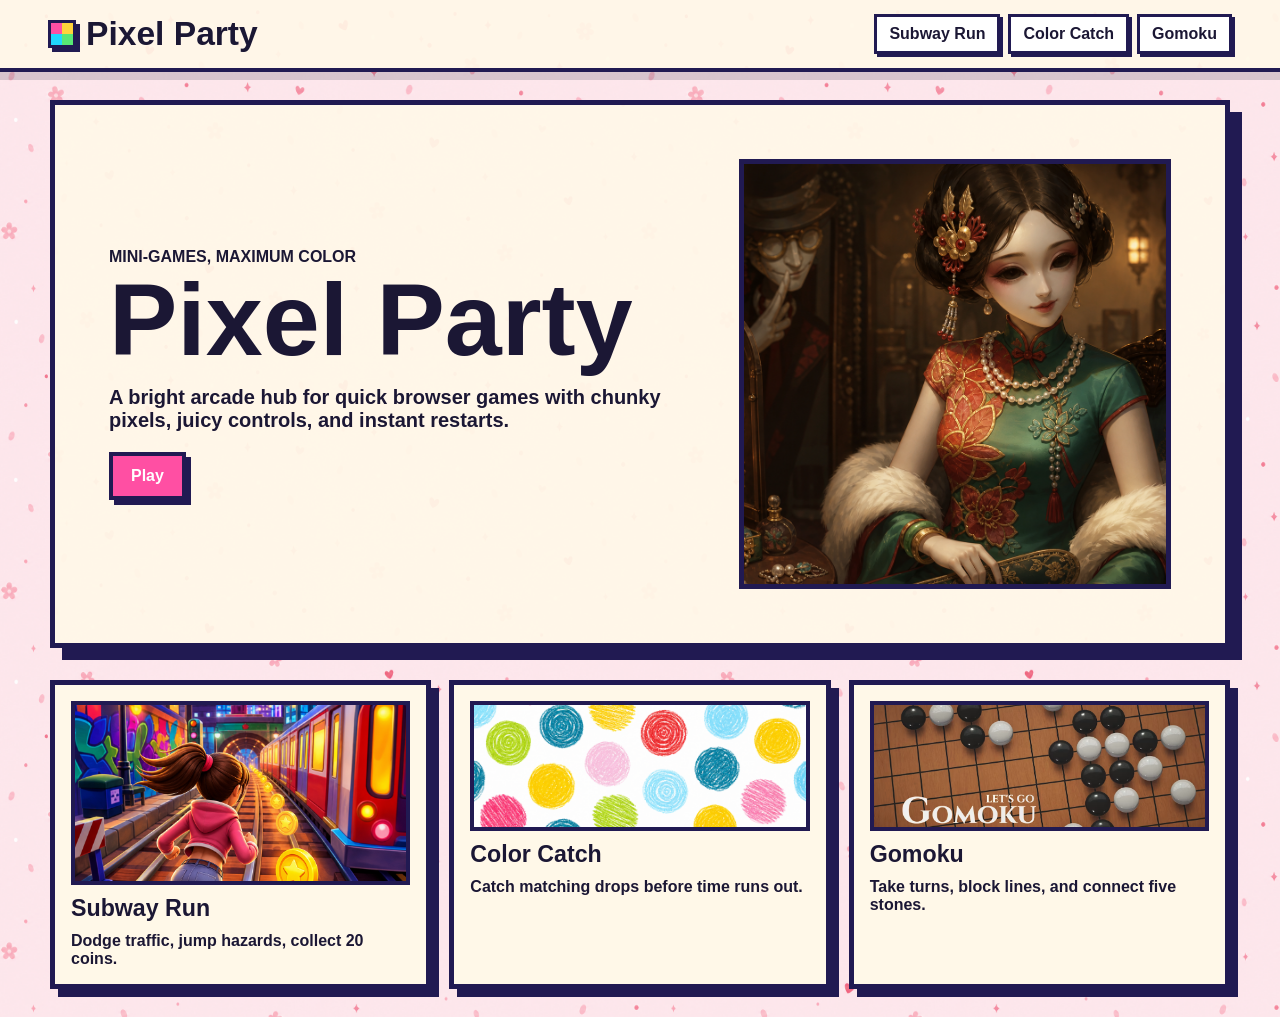
<file: index.html>
<!DOCTYPE html>
<html lang="en">
<head>
  <meta charset="UTF-8">
  <meta name="viewport" content="width=device-width, initial-scale=1.0">
  <title>Pixel Party</title>
  <link rel="stylesheet" href="style.css">
</head>
<body class="home-page">
  <header class="site-header">
    <a class="brand" href="index.html" aria-label="Pixel Party home">
      <span class="brand-mark"></span>
      Pixel Party
    </a>
    <nav>
      <a href="subway-run.html">Subway Run</a>
      <a href="color-catch.html">Color Catch</a>
      <a href="neon-pong.html">Gomoku</a>
    </nav>
  </header>

  <main class="home-shell">
    <section class="hero">
      <div>
        <p class="kicker">Mini-games, maximum color</p>
        <h1>Pixel Party</h1>
        <p class="hero-copy">A bright arcade hub for quick browser games with chunky pixels, juicy controls, and instant restarts.</p>
        <a class="primary-action" href="#games">Play</a>
      </div>
      <div class="pixel-stage subway-cover-stage" aria-label="Subway Run cover art"></div>
    </section>

    <section id="games" class="game-grid" aria-label="Choose a game">
      <a class="game-card featured" href="subway-run.html">
        <span class="game-art subway-art"></span>
        <span class="game-name">Subway Run</span>
        <span class="game-meta">Dodge traffic, jump hazards, collect 20 coins.</span>
      </a>
      <a class="game-card" href="color-catch.html">
        <span class="game-art catch-art"></span>
        <span class="game-name">Color Catch</span>
        <span class="game-meta">Catch matching drops before time runs out.</span>
      </a>
      <a class="game-card" href="neon-pong.html">
        <span class="game-art tic-art"></span>
        <span class="game-name">Gomoku</span>
        <span class="game-meta">Take turns, block lines, and connect five stones.</span>
      </a>
    </section>
  </main>
</body>
</html>
</file>
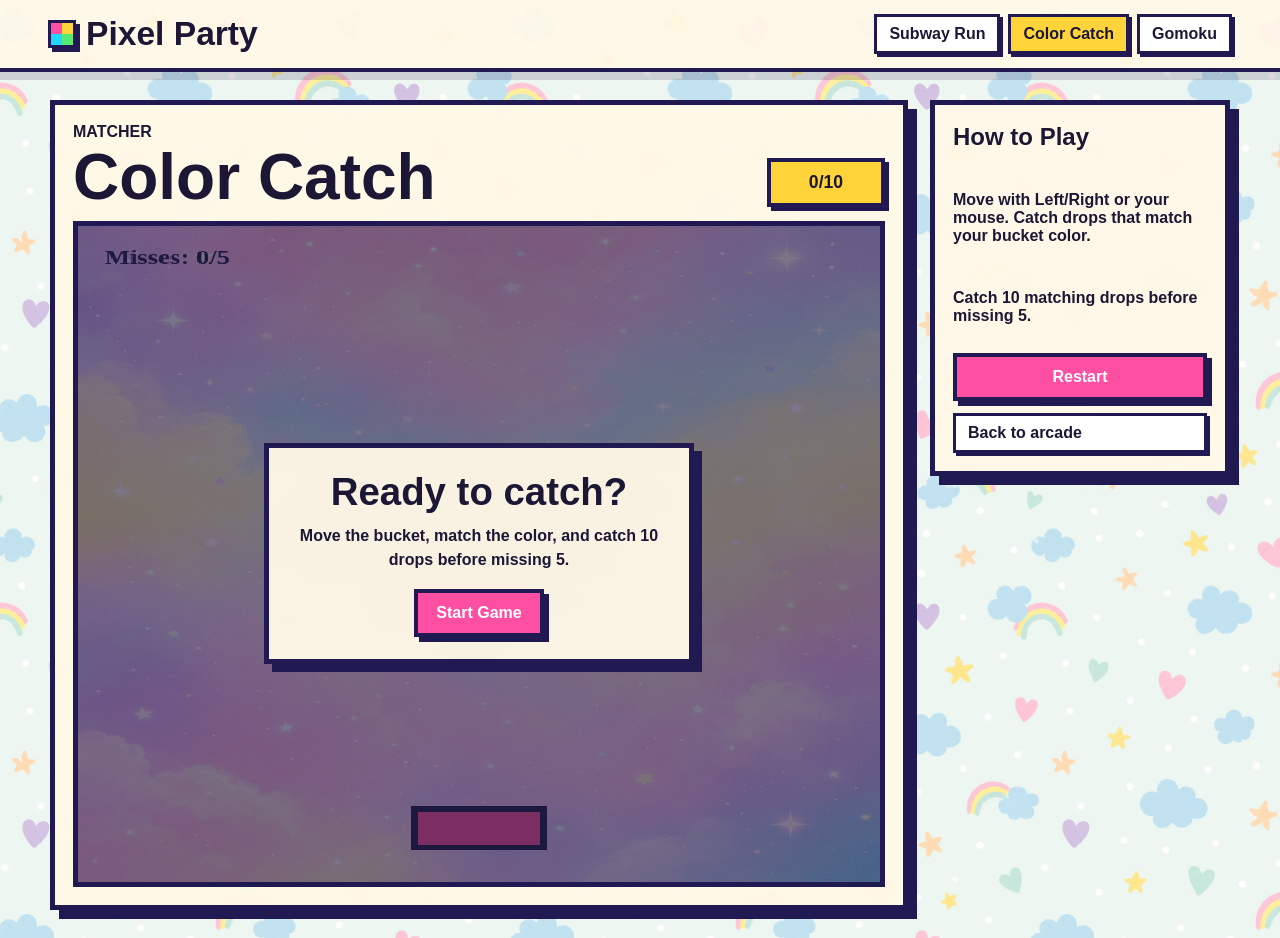
<file: color-catch.html>
<!DOCTYPE html>
<html lang="en">
<head>
  <meta charset="UTF-8">
  <meta name="viewport" content="width=device-width, initial-scale=1.0">
  <title>Color Catch | Pixel Party</title>
  <link rel="stylesheet" href="style.css">
</head>
<body class="color-catch-page">
  <header class="site-header">
    <a class="brand" href="index.html"><span class="brand-mark"></span>Pixel Party</a>
    <nav>
      <a href="subway-run.html">Subway Run</a>
      <a class="active" href="color-catch.html">Color Catch</a>
      <a href="neon-pong.html">Gomoku</a>
    </nav>
  </header>
  <main class="play-layout">
    <section class="game-panel">
      <div class="game-topline">
        <div><p class="kicker">Matcher</p><h1>Color Catch</h1></div>
        <div class="score-pill"><span id="catchScore">0</span>/10</div>
      </div>
      <div class="canvas-stage">
        <canvas id="catchCanvas" width="720" height="720" aria-label="Color Catch game canvas"></canvas>
        <div id="catchStartOverlay" class="start-overlay">
          <div class="start-panel">
            <h2>Ready to catch?</h2>
            <p>Move the bucket, match the color, and catch 10 drops before missing 5.</p>
            <button id="catchStart" class="primary-action" type="button">Start Game</button>
          </div>
        </div>
      </div>
    </section>
    <aside class="side-panel">
      <h2>How to Play</h2>
      <p>Move with Left/Right or your mouse. Catch drops that match your bucket color.</p>
      <p>Catch 10 matching drops before missing 5.</p>
      <button id="catchRestart" class="primary-action" type="button">Restart</button>
      <a class="text-link" href="index.html">Back to arcade</a>
    </aside>
  </main>
  <script src="color-catch.js"></script>
</body>
</html>
</file>
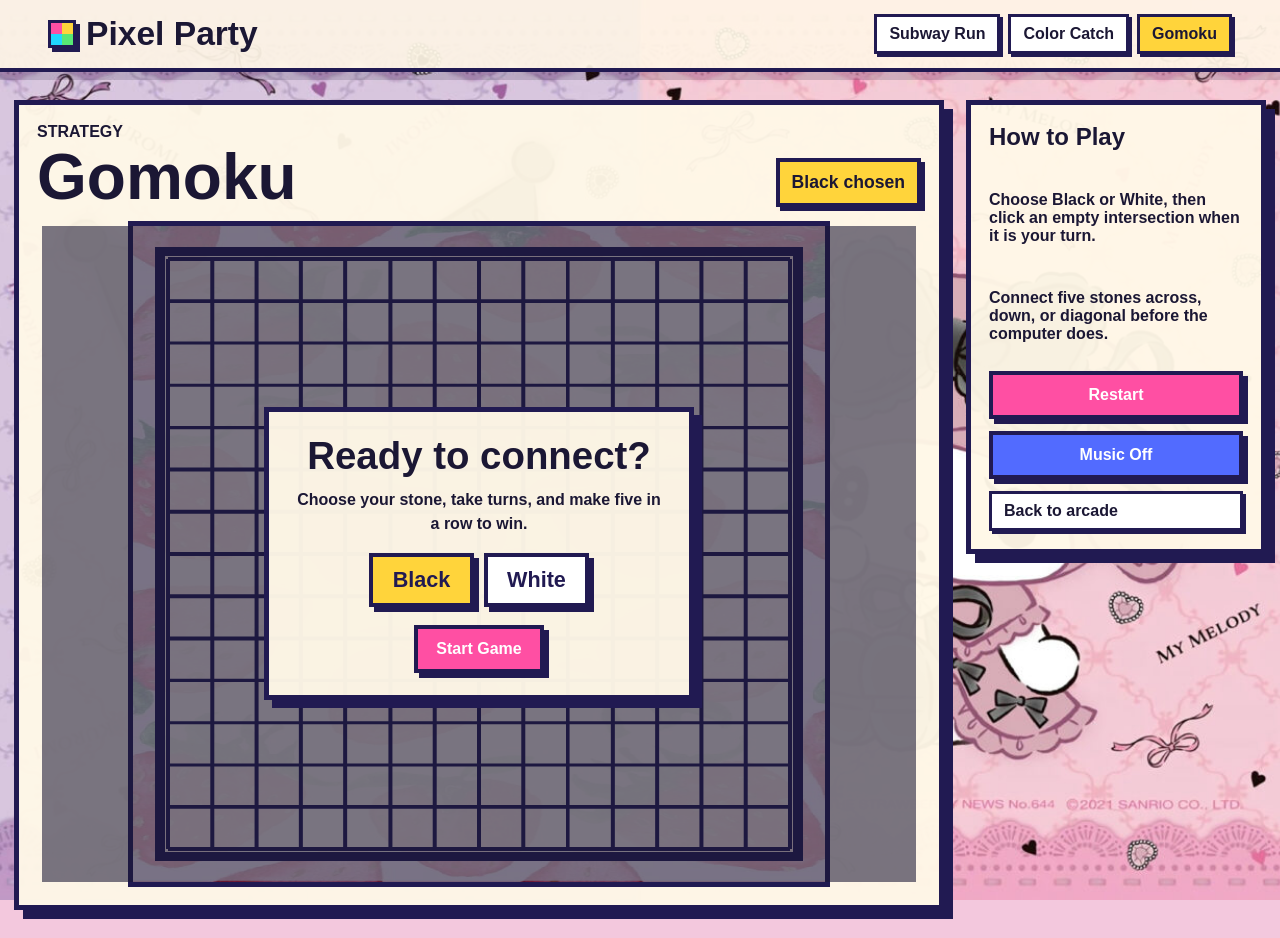
<file: neon-pong.html>
<!DOCTYPE html>
<html lang="en">
<head>
  <meta charset="UTF-8">
  <meta name="viewport" content="width=device-width, initial-scale=1.0">
  <title>Gomoku | Pixel Party</title>
  <link rel="stylesheet" href="style.css">
</head>
<body class="tic-tac-toe-page">
  <header class="site-header">
    <a class="brand" href="index.html"><span class="brand-mark"></span>Pixel Party</a>
    <nav>
      <a href="subway-run.html">Subway Run</a>
      <a href="color-catch.html">Color Catch</a>
      <a class="active" href="neon-pong.html">Gomoku</a>
    </nav>
  </header>
  <main class="play-layout">
    <section class="game-panel">
      <div class="game-topline">
        <div><p class="kicker">Strategy</p><h1>Gomoku</h1></div>
        <div class="score-pill"><span id="ticStatus">Black turn</span></div>
      </div>
      <div class="canvas-stage">
        <canvas id="ticCanvas" width="720" height="720" aria-label="Gomoku game canvas"></canvas>
        <div id="ticStartOverlay" class="start-overlay">
          <div class="start-panel">
            <h2>Ready to connect?</h2>
            <p>Choose your stone, take turns, and make five in a row to win.</p>
            <div class="mark-picker" aria-label="Choose your stone">
              <button id="chooseX" class="mark-choice active" type="button">Black</button>
              <button id="chooseO" class="mark-choice" type="button">White</button>
            </div>
            <button id="ticStart" class="primary-action" type="button">Start Game</button>
          </div>
        </div>
      </div>
    </section>
    <aside class="side-panel">
      <h2>How to Play</h2>
      <p>Choose Black or White, then click an empty intersection when it is your turn.</p>
      <p>Connect five stones across, down, or diagonal before the computer does.</p>
      <button id="ticRestart" class="primary-action" type="button">Restart</button>
      <button id="musicToggle" class="primary-action music-toggle" type="button" aria-pressed="false">Music Off</button>
      <a class="text-link" href="index.html">Back to arcade</a>
    </aside>
  </main>
  <script src="neon-pong.js"></script>
</body>
</html>
</file>
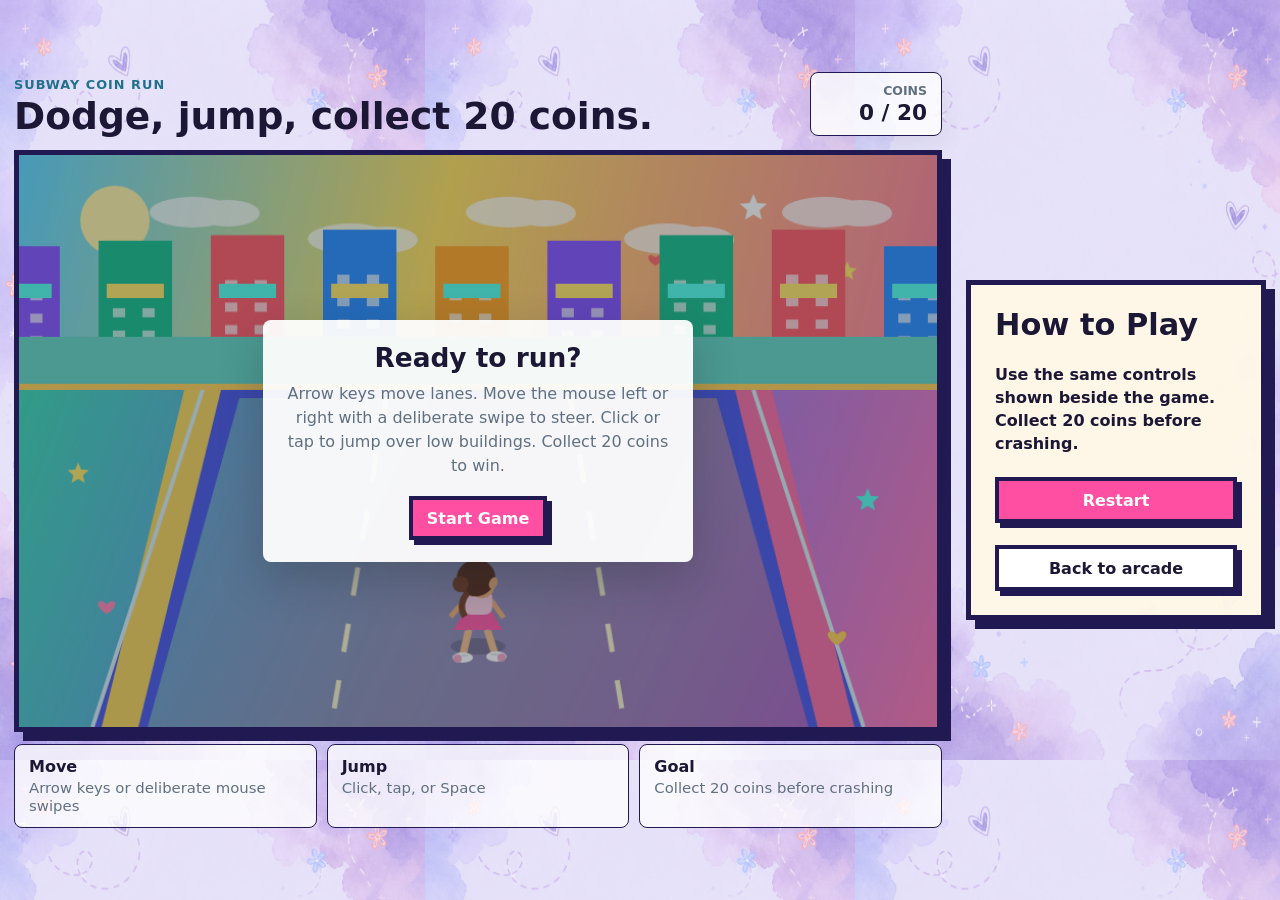
<file: subway-run.html>
<!DOCTYPE html>
<html lang="en">
<head>
  <meta charset="UTF-8">
  <meta name="viewport" content="width=device-width, initial-scale=1.0">
  <title>Subway Coin Run</title>
  <link rel="stylesheet" href="styles.css">
</head>
<body>
  <div class="page-layout">
    <main class="game-shell">
      <section class="topbar" aria-label="Game status">
        <div>
          <p class="eyebrow">Subway Coin Run</p>
          <h1>Dodge, jump, collect 20 coins.</h1>
        </div>
        <div class="scoreboard">
          <span>Coins</span>
          <strong id="coinCount">0 / 20</strong>
        </div>
      </section>

      <section class="canvas-wrap">
        <canvas id="gameCanvas" width="900" height="560" aria-label="Playable subway runner game"></canvas>
        <div id="overlay" class="overlay">
          <div class="overlay-panel">
            <h2 id="overlayTitle">Ready to run?</h2>
            <p id="overlayText">Arrow keys move lanes. Move the mouse left or right with a deliberate swipe to steer. Click or tap to jump over low buildings. Collect 20 coins to win.</p>
            <button id="restartButton" type="button">Start Game</button>
          </div>
        </div>
      </section>

      <section class="instructions" aria-label="Controls">
        <div><strong>Move</strong><span>Arrow keys or deliberate mouse swipes</span></div>
        <div><strong>Jump</strong><span>Click, tap, or Space</span></div>
        <div><strong>Goal</strong><span>Collect 20 coins before crashing</span></div>
      </section>
    </main>

    <aside class="arcade-panel" aria-label="Subway Run actions">
      <h2>How to Play</h2>
      <p>Use the same controls shown beside the game. Collect 20 coins before crashing.</p>
      <button type="button" onclick="document.getElementById('restartButton').click()">Restart</button>
      <a class="back-link" href="index.html">Back to arcade</a>
    </aside>
  </div>

  <script src="game.js"></script>
</body>
</html>
</file>
<file: style.css>
:root {
  --ink: #1b1734;
  --panel: #fff8e8;
  --line: #211a52;
  --pink: #ff4fa3;
  --yellow: #ffd43b;
  --cyan: #20d7ff;
  --green: #58e875;
  --orange: #ff8d2b;
  --blue: #526bff;
  font-family: "Trebuchet MS", "Segoe UI", Arial, sans-serif;
}

* {
  box-sizing: border-box;
}

html {
  scroll-behavior: smooth;
}

body {
  min-height: 100vh;
  margin: 0;
  color: var(--ink);
  background:
    linear-gradient(90deg, rgba(255,255,255,.12) 1px, transparent 1px),
    linear-gradient(rgba(255,255,255,.12) 1px, transparent 1px),
    linear-gradient(135deg, #ff4fa3 0%, #ffd43b 27%, #20d7ff 58%, #58e875 100%);
  background-size: 24px 24px, 24px 24px, auto;
}

body.home-page {
  background: #ffe7ee url("assets/home-page-bg.png") center top / 640px 360px repeat;
}

body.color-catch-page {
  background: #eafaf5 url("assets/color-catch-page-bg.png") center top / 520px 520px repeat;
}

body.tic-tac-toe-page {
  background: #f3c8dd url("assets/tic-tac-toe-outer-bg.png") center center / cover fixed no-repeat;
}

a {
  color: inherit;
}

.site-header {
  position: sticky;
  top: 0;
  z-index: 5;
  display: flex;
  align-items: center;
  justify-content: space-between;
  gap: 18px;
  padding: 14px clamp(16px, 4vw, 48px);
  background: rgba(255, 248, 232, .92);
  border-bottom: 4px solid var(--line);
  box-shadow: 0 8px 0 rgba(27, 23, 52, .16);
}

.brand {
  display: inline-flex;
  align-items: center;
  gap: 10px;
  font-size: clamp(1.35rem, 4vw, 2.1rem);
  font-weight: 900;
  text-decoration: none;
  letter-spacing: 0;
}

.brand-mark {
  width: 28px;
  height: 28px;
  display: inline-block;
  background:
    linear-gradient(90deg, var(--pink) 50%, var(--yellow) 0) top / 100% 50% no-repeat,
    linear-gradient(90deg, var(--cyan) 50%, var(--green) 0) bottom / 100% 50% no-repeat;
  border: 3px solid var(--line);
  box-shadow: 4px 4px 0 var(--line);
}

nav {
  display: flex;
  flex-wrap: wrap;
  justify-content: flex-end;
  gap: 8px;
}

nav a,
.text-link {
  padding: 8px 12px;
  border: 3px solid var(--line);
  background: #fff;
  box-shadow: 3px 3px 0 var(--line);
  font-weight: 800;
  text-decoration: none;
}

nav a.active,
nav a:hover {
  background: var(--yellow);
}

.home-shell,
.play-layout {
  width: min(1180px, calc(100% - 28px));
  margin: 28px auto;
}

.hero {
  min-height: 58vh;
  display: grid;
  grid-template-columns: minmax(0, 1fr) minmax(280px, .72fr);
  align-items: center;
  gap: 30px;
  padding: clamp(24px, 5vw, 54px);
  border: 5px solid var(--line);
  background: rgba(255, 248, 232, .94);
  box-shadow: 12px 12px 0 var(--line);
}

.kicker {
  margin: 0 0 8px;
  font-weight: 900;
  text-transform: uppercase;
}

h1 {
  margin: 0;
  font-size: clamp(2.35rem, 8vw, 6.8rem);
  line-height: .9;
}

h2 {
  margin: 0 0 12px;
}

.hero-copy {
  max-width: 560px;
  font-size: clamp(1rem, 2.5vw, 1.25rem);
  font-weight: 700;
}

.primary-action,
button {
  display: inline-flex;
  align-items: center;
  justify-content: center;
  min-height: 46px;
  padding: 11px 18px;
  border: 4px solid var(--line);
  background: var(--pink);
  color: #fff;
  box-shadow: 5px 5px 0 var(--line);
  cursor: pointer;
  font: inherit;
  font-weight: 900;
  text-decoration: none;
}

button:active,
.primary-action:active {
  transform: translate(3px, 3px);
  box-shadow: 2px 2px 0 var(--line);
}

.pixel-stage {
  min-height: 360px;
  position: relative;
  overflow: hidden;
  border: 5px solid var(--line);
  background:
    radial-gradient(circle at 24% 18%, #fff 0 8%, transparent 9%),
    linear-gradient(135deg, #526bff, #20d7ff 45%, #58e875);
}

.subway-cover-stage {
  min-height: 430px;
  background: url("assets/hero-portrait-cover.png") center center / cover no-repeat;
}

.tile,
.coin-burst {
  position: absolute;
  border: 4px solid var(--line);
  box-shadow: 6px 6px 0 var(--line);
}

.tile-a { width: 86px; height: 86px; left: 38px; top: 42px; background: var(--yellow); }
.tile-b { width: 122px; height: 62px; right: 36px; top: 94px; background: var(--pink); }
.tile-c { width: 78px; height: 132px; left: 42%; bottom: 26px; background: var(--orange); }
.tile-d { width: 120px; height: 120px; right: 22%; bottom: 86px; background: var(--green); }
.coin-burst { width: 64px; height: 64px; border-radius: 50%; left: 20%; bottom: 72px; background: var(--yellow); }

.game-grid {
  scroll-margin-top: 110px;
  display: grid;
  grid-template-columns: repeat(3, minmax(0, 1fr));
  gap: 18px;
  margin-top: 32px;
}

.game-card {
  min-height: 250px;
  display: flex;
  flex-direction: column;
  gap: 10px;
  padding: 16px;
  border: 5px solid var(--line);
  background: var(--panel);
  box-shadow: 8px 8px 0 var(--line);
  text-decoration: none;
}

.game-card:hover {
  transform: translateY(-4px);
}

.game-art {
  min-height: 130px;
  border: 4px solid var(--line);
}

.subway-art {
  min-height: 184px;
  background: url("assets/subway-run-cover.png") center 38% / cover no-repeat;
}

.catch-art {
  background: #fff url("assets/color-catch-cover.png") center center / cover no-repeat;
}

.tic-art {
  background: #9b6036 url("assets/gomoku-cover.png") center center / cover no-repeat;
}

.game-name {
  font-size: 1.45rem;
  font-weight: 900;
}

.game-meta {
  font-weight: 700;
}

.play-layout {
  display: grid;
  grid-template-columns: minmax(0, 1fr) 300px;
  align-items: start;
  gap: 22px;
}

.game-panel,
.side-panel {
  border: 5px solid var(--line);
  background: rgba(255, 248, 232, .96);
  box-shadow: 9px 9px 0 var(--line);
  padding: 18px;
}

.game-topline {
  display: flex;
  align-items: end;
  justify-content: space-between;
  gap: 12px;
  margin-bottom: 14px;
}

.game-topline h1 {
  font-size: clamp(2rem, 6vw, 4rem);
}

.score-pill {
  min-width: 118px;
  padding: 10px 12px;
  border: 4px solid var(--line);
  background: var(--yellow);
  box-shadow: 4px 4px 0 var(--line);
  font-size: 1.1rem;
  font-weight: 900;
  text-align: center;
}

canvas {
  width: 100%;
  max-height: 74vh;
  display: block;
  background: #35b7ff;
  border: 5px solid var(--line);
  image-rendering: pixelated;
  touch-action: none;
}

body.tic-tac-toe-page .play-layout {
  width: min(1340px, calc(100% - 28px));
}

body.tic-tac-toe-page canvas {
  width: min(100%, 78vh);
  height: auto;
  aspect-ratio: 1 / 1;
  margin: 0 auto;
}

.canvas-stage {
  position: relative;
}

.start-overlay {
  position: absolute;
  inset: 5px;
  display: grid;
  place-items: center;
  padding: 18px;
  background: rgba(27, 23, 52, .58);
}

.start-overlay.hidden {
  display: none;
}

.start-panel {
  width: min(430px, 100%);
  padding: 22px;
  border: 5px solid var(--line);
  background: rgba(255, 248, 232, .96);
  box-shadow: 8px 8px 0 var(--line);
  text-align: center;
}

.start-panel h2 {
  margin: 0 0 10px;
  font-size: clamp(1.6rem, 5vw, 2.4rem);
}

.start-panel p {
  margin: 0 0 18px;
  font-weight: 800;
  line-height: 1.45;
}

.mark-picker {
  display: grid;
  grid-template-columns: repeat(2, minmax(0, 1fr));
  gap: 10px;
  margin: 0 auto 18px;
  max-width: 220px;
}

.mark-choice {
  min-height: 54px;
  padding: 8px;
  background: #fff;
  color: var(--line);
  font-size: 1.35rem;
}

.mark-choice.active {
  background: var(--yellow);
}

.music-toggle {
  background: var(--blue);
}

.side-panel {
  position: sticky;
  top: 92px;
  display: grid;
  gap: 12px;
  font-weight: 800;
}

.mobile-controls {
  display: none;
  grid-template-columns: repeat(3, 1fr);
  gap: 10px;
  margin-top: 12px;
}

.mobile-controls button {
  min-width: 0;
  padding-inline: 8px;
}

@media (max-width: 850px) {
  .site-header,
  .game-topline {
    align-items: flex-start;
    flex-direction: column;
  }

  nav {
    justify-content: flex-start;
  }

  .hero,
  .play-layout,
  .game-grid {
    grid-template-columns: 1fr;
  }

  .side-panel {
    position: static;
  }

  .mobile-controls {
    display: grid;
  }
}

@media (max-width: 520px) {
  .home-shell,
  .play-layout {
    width: min(100% - 16px, 1180px);
    margin-top: 16px;
  }

  .hero,
  .game-panel,
  .side-panel,
  .game-card {
    box-shadow: 5px 5px 0 var(--line);
  }

  nav a {
    padding: 7px 9px;
  }
}
</file>
<file: styles.css>
:root {
  color-scheme: light;
  --ink: #1b1734;
  --muted: #617080;
  --panel: #fff8e8;
  --line: #211a52;
  --pink: #ff4fa3;
  --track: #52616d;
  --accent: #f6bd16;
  --danger: #d64c45;
  --sky: #78d5ff;
}

* {
  box-sizing: border-box;
}

body {
  margin: 0;
  min-height: 100vh;
  background: #dedcf8 url("assets/subway-page-bg.png") center top / 430px 760px repeat;
  color: var(--ink);
  font-family: Inter, ui-sans-serif, system-ui, -apple-system, BlinkMacSystemFont, "Segoe UI", sans-serif;
}

.page-layout {
  width: min(1320px, calc(100vw - 28px));
  min-height: 100vh;
  display: grid;
  grid-template-columns: minmax(0, 1fr) 300px;
  align-items: center;
  gap: 24px;
  margin: 0 auto;
  padding: 22px 0;
}

.game-shell {
  width: 100%;
}

.topbar {
  display: flex;
  justify-content: space-between;
  align-items: end;
  gap: 18px;
  margin-bottom: 14px;
}

.eyebrow {
  margin: 0 0 5px;
  color: #22708a;
  font-size: 0.8rem;
  font-weight: 800;
  text-transform: uppercase;
  letter-spacing: 0.08em;
}

h1 {
  margin: 0;
  font-size: clamp(1.45rem, 3vw, 2.35rem);
  line-height: 1.05;
}

.scoreboard {
  min-width: 132px;
  padding: 10px 14px;
  border: 1px solid var(--line);
  border-radius: 8px;
  background: rgba(255, 255, 255, 0.82);
  text-align: right;
  box-shadow: 0 10px 25px rgba(45, 71, 84, 0.08);
}

.scoreboard span {
  display: block;
  color: var(--muted);
  font-size: 0.78rem;
  font-weight: 700;
  text-transform: uppercase;
}

.scoreboard strong {
  display: block;
  margin-top: 2px;
  font-size: 1.35rem;
}

.canvas-wrap {
  position: relative;
  overflow: hidden;
  border: 5px solid var(--line);
  border-radius: 0;
  background: var(--sky);
  box-shadow: 9px 9px 0 var(--line);
}

canvas {
  display: block;
  width: 100%;
  aspect-ratio: 900 / 560;
  touch-action: manipulation;
  cursor: pointer;
}

.overlay {
  position: absolute;
  inset: 0;
  display: grid;
  place-items: center;
  padding: 18px;
  background: rgba(15, 25, 35, 0.32);
}

.overlay.hidden {
  display: none;
}

.overlay-panel {
  width: min(430px, 100%);
  padding: 22px;
  border-radius: 8px;
  background: rgba(255, 255, 255, 0.94);
  text-align: center;
  box-shadow: 0 18px 45px rgba(22, 31, 38, 0.24);
}

.overlay-panel h2 {
  margin: 0 0 9px;
  font-size: 1.65rem;
}

.overlay-panel p {
  margin: 0 auto 18px;
  color: var(--muted);
  line-height: 1.5;
}

button {
  min-width: 138px;
  min-height: 44px;
  border: 4px solid var(--line);
  border-radius: 0;
  background: var(--pink);
  color: #ffffff;
  box-shadow: 5px 5px 0 var(--line);
  font: inherit;
  font-weight: 900;
  cursor: pointer;
}

button:hover {
  background: var(--pink);
}

button:active {
  transform: translate(3px, 3px);
  box-shadow: 2px 2px 0 var(--line);
}

.arcade-panel {
  display: grid;
  gap: 22px;
  padding: 24px;
  border: 5px solid var(--line);
  border-radius: 0;
  background: rgba(255, 248, 232, 0.96);
  box-shadow: 9px 9px 0 var(--line);
}

.arcade-panel h2 {
  margin: 0;
  font-size: 1.9rem;
  line-height: 1.05;
}

.arcade-panel p {
  margin: 0;
  color: var(--ink);
  font-weight: 800;
  line-height: 1.45;
}

.arcade-panel button,
.back-link {
  width: 100%;
  min-height: 46px;
  border: 4px solid var(--line);
  border-radius: 0;
  box-shadow: 5px 5px 0 var(--line);
  font: inherit;
  font-weight: 900;
}

.arcade-panel button {
  background: var(--pink);
  color: #ffffff;
}

.back-link {
  display: inline-flex;
  align-items: center;
  justify-content: center;
  background: #ffffff;
  color: var(--ink);
  text-decoration: none;
}

.arcade-panel button:active,
.back-link:active {
  transform: translate(3px, 3px);
  box-shadow: 2px 2px 0 var(--line);
}

.back-link:hover {
  background: #ffffff;
}

.instructions {
  display: grid;
  grid-template-columns: repeat(3, 1fr);
  gap: 10px;
  margin-top: 12px;
}

.instructions div {
  min-height: 64px;
  padding: 12px 14px;
  border: 1px solid var(--line);
  border-radius: 8px;
  background: rgba(255, 255, 255, 0.78);
}

.instructions strong,
.instructions span {
  display: block;
}

.instructions strong {
  margin-bottom: 3px;
}

.instructions span {
  color: var(--muted);
  font-size: 0.93rem;
}

@media (max-width: 700px) {
  .page-layout {
    grid-template-columns: 1fr;
    align-items: start;
    padding-top: 14px;
  }

  .topbar {
    align-items: stretch;
    flex-direction: column;
  }

  .scoreboard {
    width: 100%;
    text-align: left;
  }

  .instructions {
    grid-template-columns: 1fr;
  }
}
</file>
